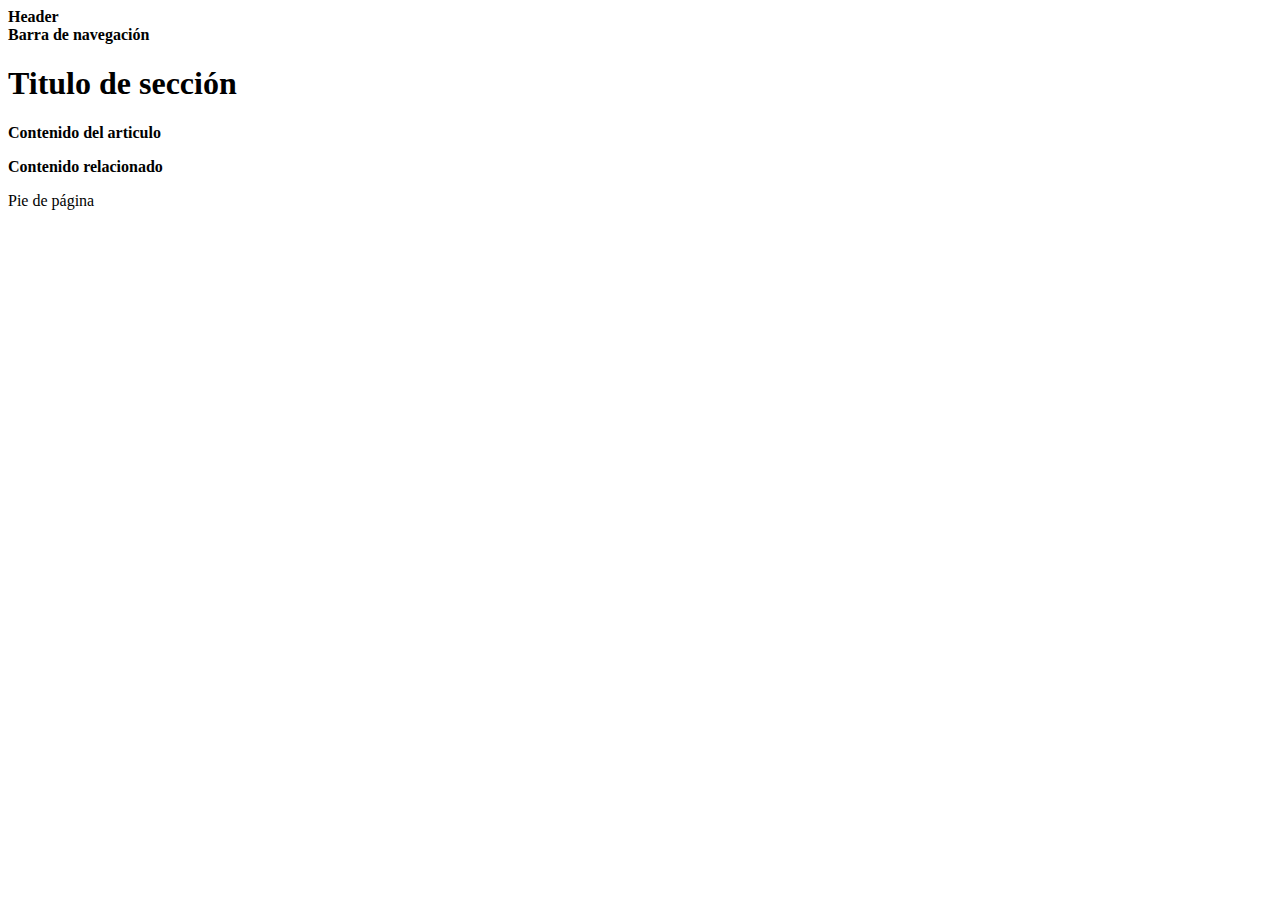
<file: ejercicio1-html/index.html>
<!DOCTYPE html>
<html lang="en">
<head>
    <meta charset="UTF-8">
    <meta name="viewport" content="width=device-width, initial-scale=1.0">
    <meta http-equiv="X-UA-Compatible" content="ie=edge">
    <title>Document</title>
</head>
<body>
    <div class="wrapper">
        <Header>
            <b>Header</b> 
        </Header>
        <nav>
            <b>Barra de navegación</b>
        </nav>

        <main>
            <section>
                <h1>Titulo de sección</h1>
                <article>
                        <b>Contenido del articulo</b>
                </article>
            </section>
            <aside>
                <p><strong>Contenido relacionado</strong></p>
            </aside>

        </main>

        <footer>
            Pie de página
        </footer>
    </div>
    
</body>
</html>
</file>
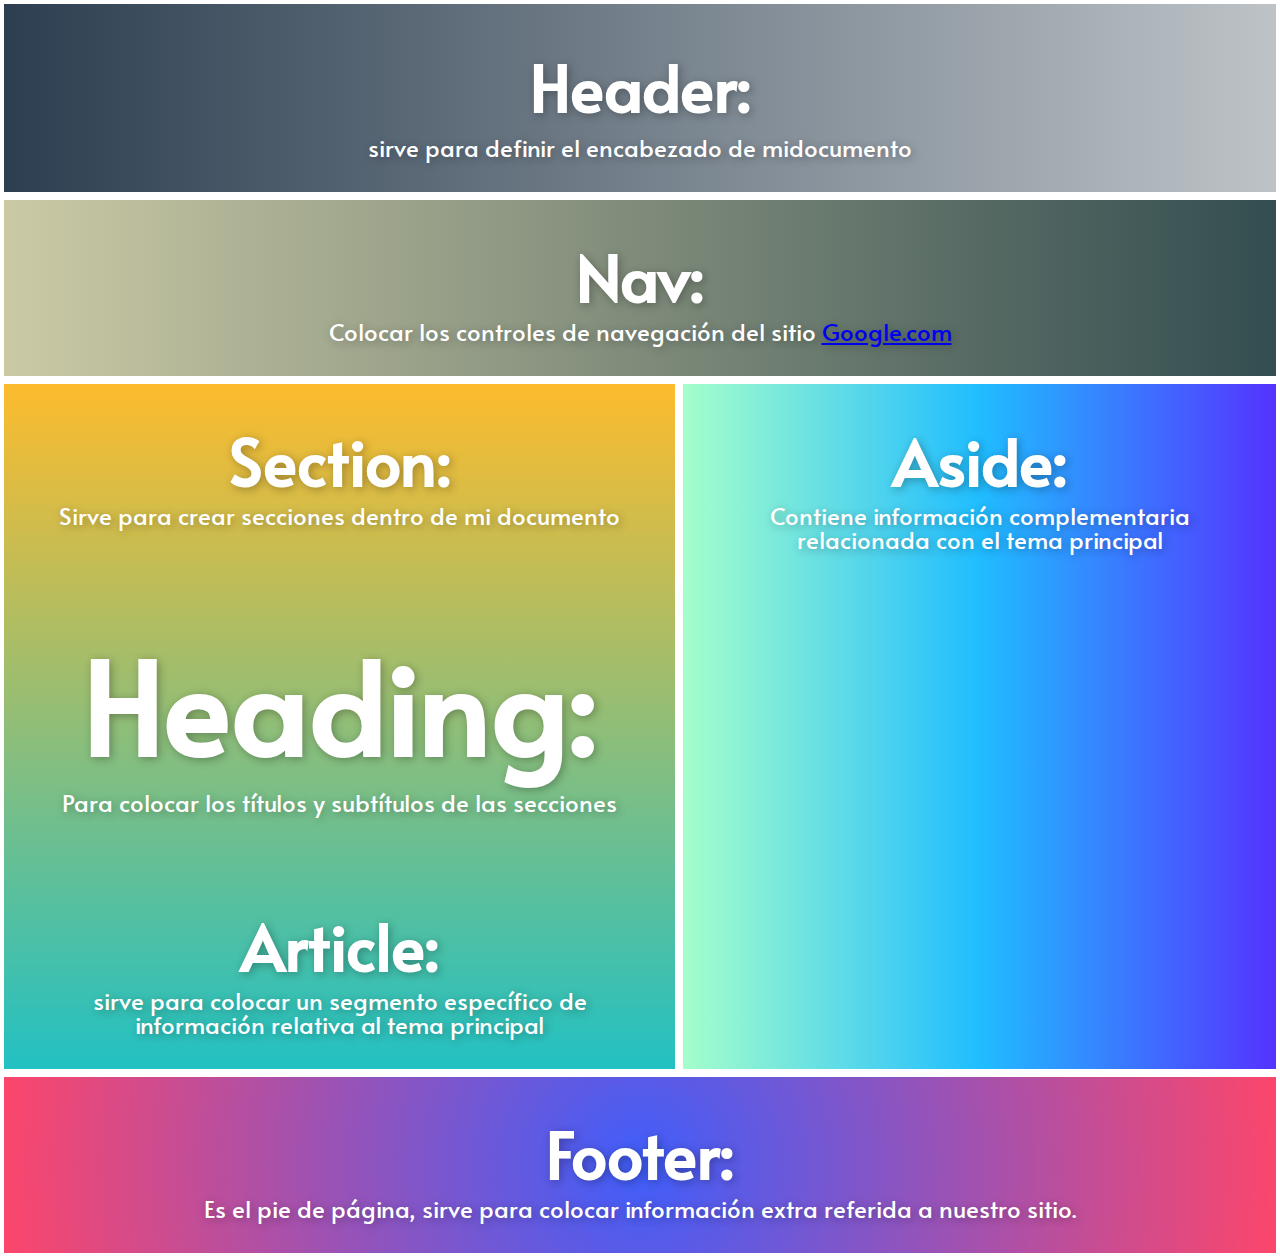
<file: ejercicio2-html-css/index.html>
<!DOCTYPE html>
<html lang="en">

<head>
    <meta charset="UTF-8">
    <meta name="viewport" content="width=device-width, initial-scale=1.0">
    <meta http-equiv="X-UA-Compatible" content="ie=edge">
    <title>HTML5 Tags</title>
    <link href="https://fonts.googleapis.com/css?family=Alata&display=swap" rel="stylesheet">
    <link rel="stylesheet" href="css/main.css">
</head>

<body>
    <header class="header">
        Header:
        <span class="explanation__text">sirve para definir el encabezado de midocumento</span>
    </header>
    <nav class="nav">Nav:
        <span class="explanation__text">Colocar los controles de navegación del sitio <a href="https://google.com">Google.com</a></span>
    </nav>
    <div class="wrapper">
        <section class="section">
            Section: <span class="explanation__text">Sirve para crear secciones dentro de mi documento</span>
            <h1>Heading: <span class="explanation__text">Para colocar los títulos y subtítulos de las secciones</span>
            </h1>
            <article>Article: <span class="explanation__text">sirve para colocar un segmento específico de información relativa al tema
                    principal</span>
            </article>
        </section>
        <aside class="aside">Aside: <span class="explanation__text">Contiene información complementaria relacionada con el tema principal</span>
        </aside>
    </div>
    <footer class="footer">
        Footer: 
        <span class="explanation__text">Es el pie de página, sirve para colocar información extra referida a nuestro sitio.</span>
    </footer>
</body>

</html>
</file>
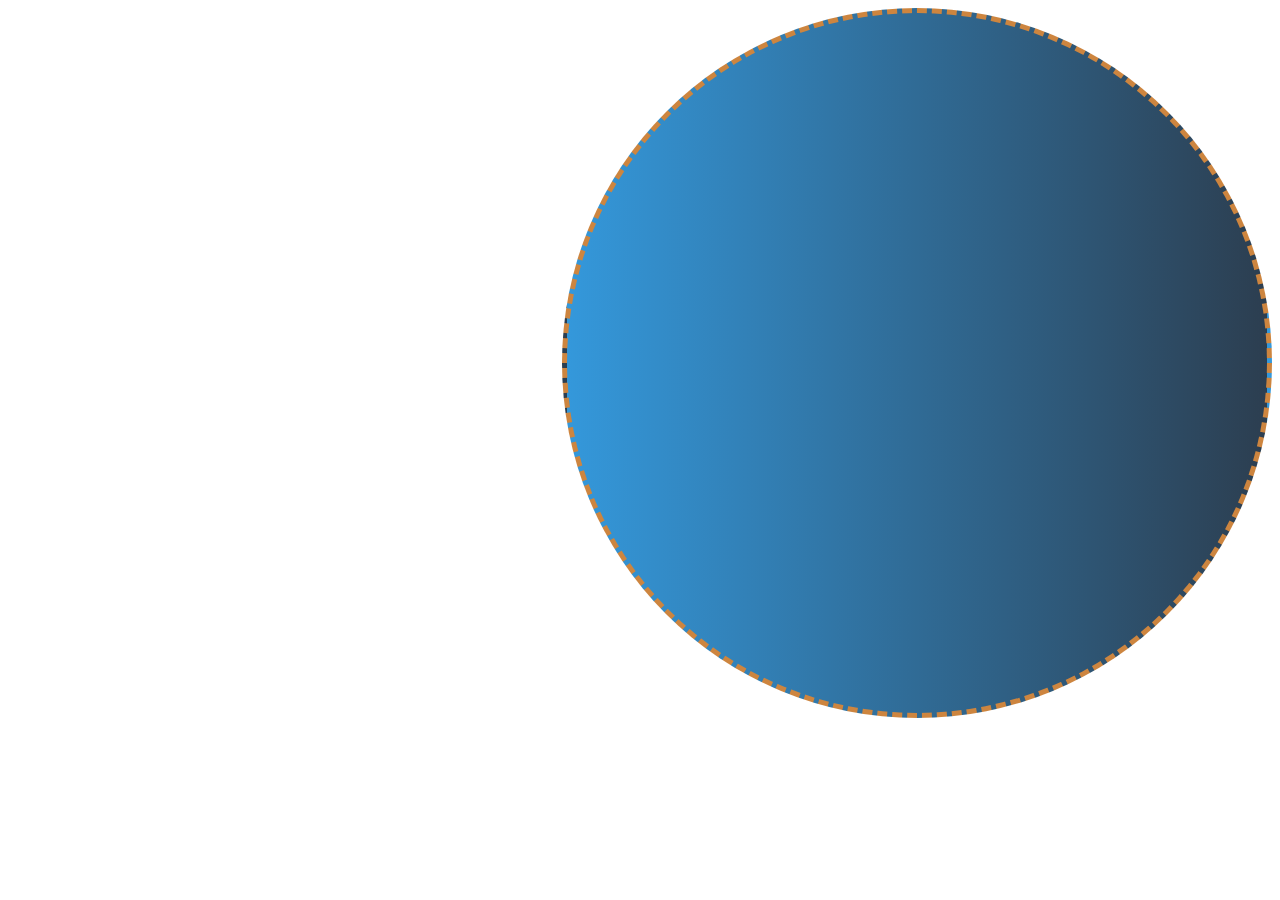
<file: ejercicio3-mediaqueries/index.html>
<!DOCTYPE html>
<html lang="es_MX">
<head>
    <meta charset="UTF-8">
    <meta name="viewport" content="width=device-width, initial-scale=1.0">
    <meta http-equiv="X-UA-Compatible" content="ie=edge">
    <title>Media queries</title>

    <link rel="stylesheet" href="css/main.css">
</head>
<body>
    
    <div class="square"></div>
    
</body>
</html>
</file>
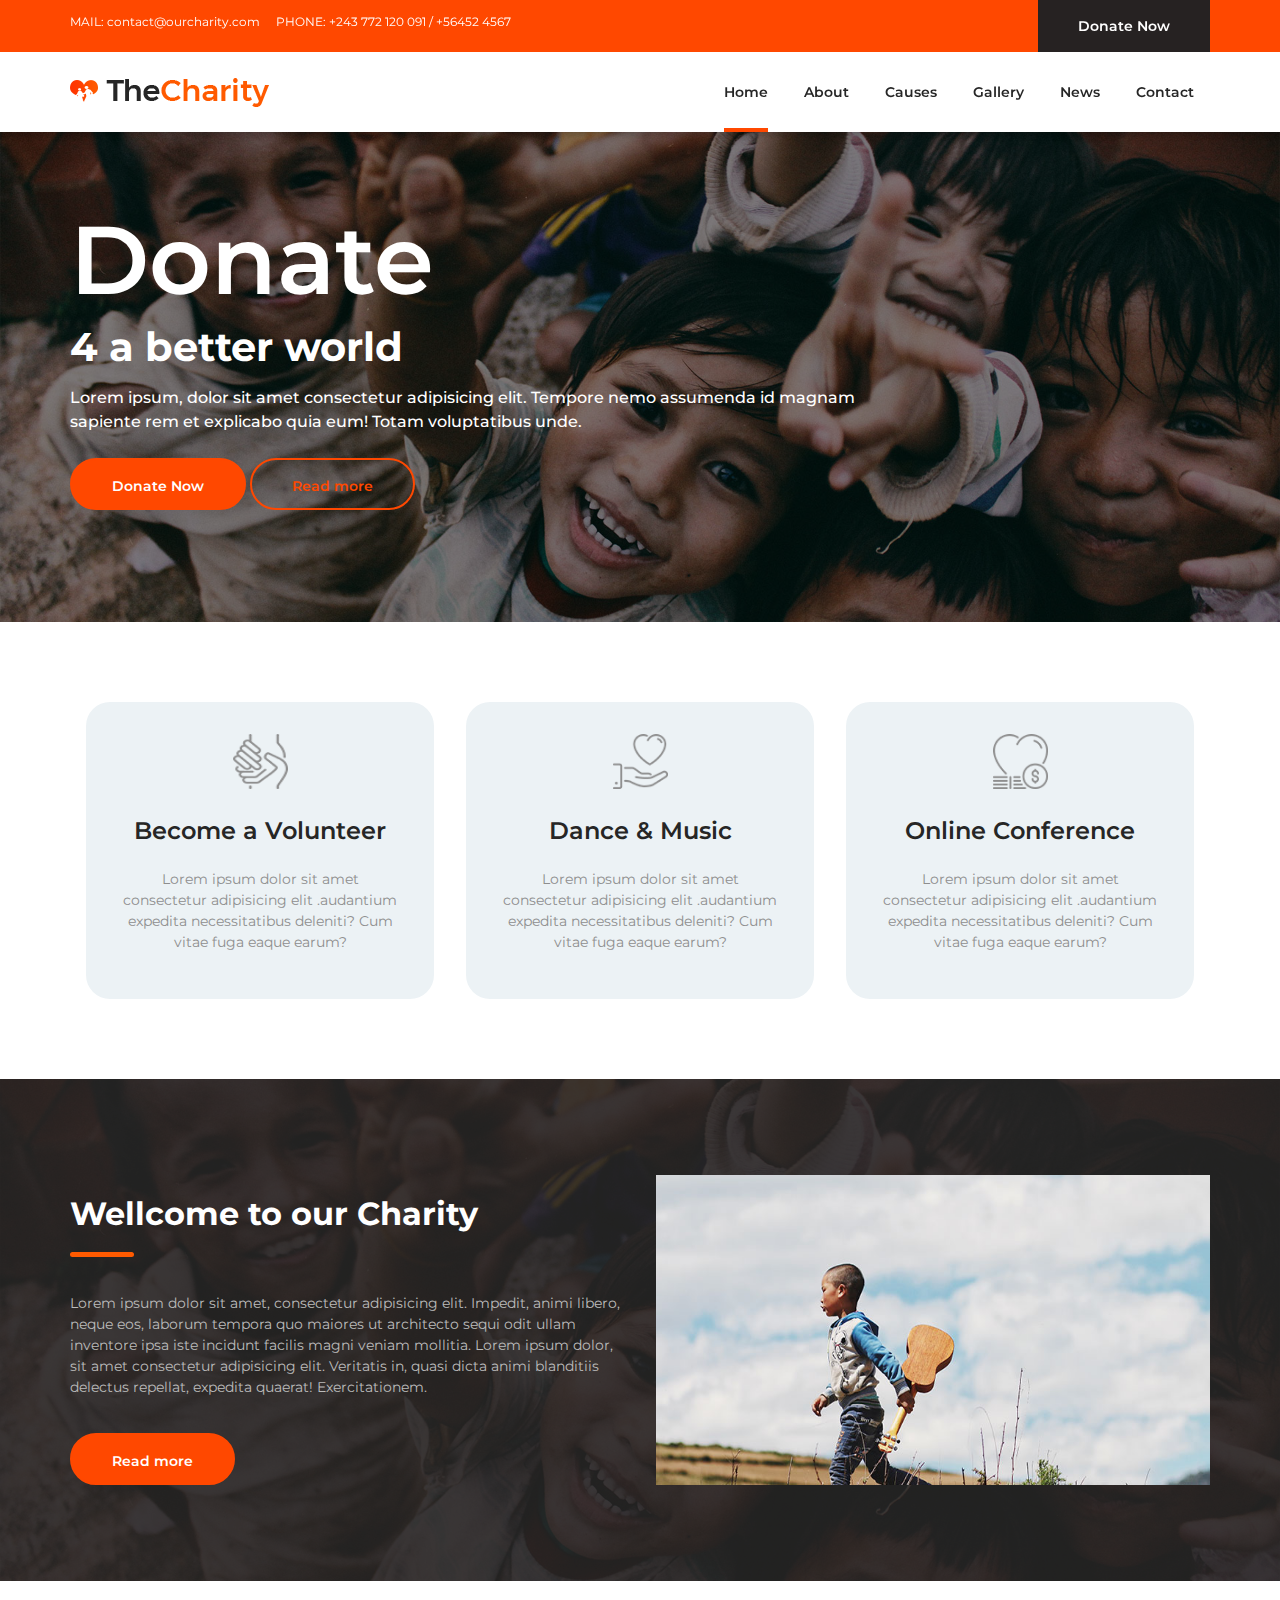
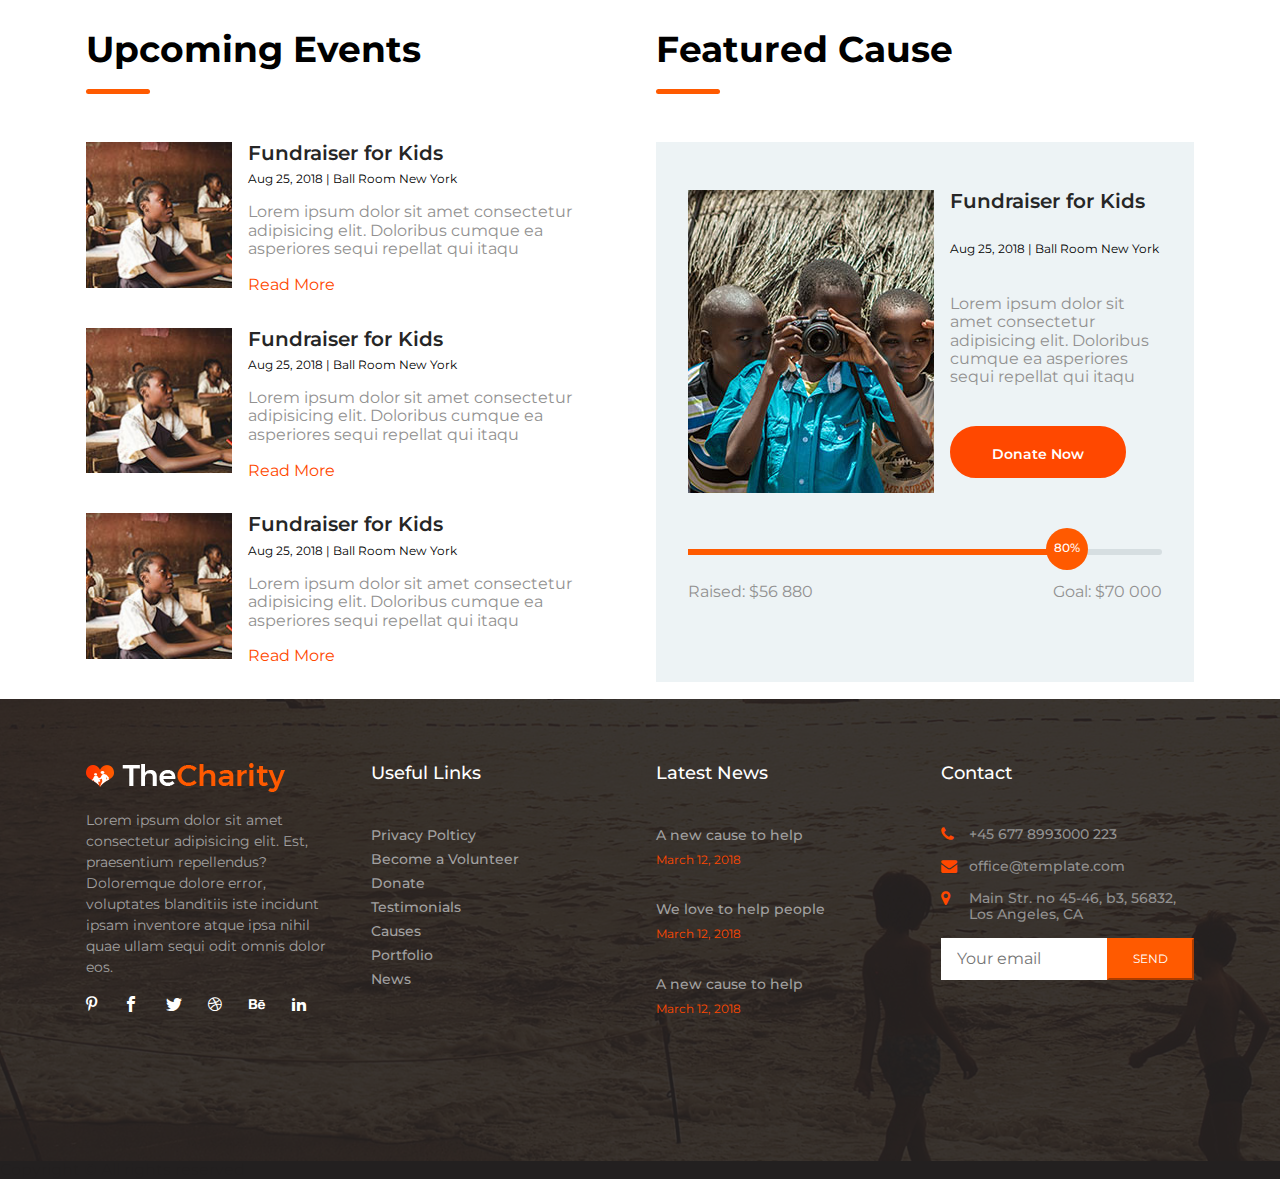
<file: ejercicio4-landing/index.html>
<!DOCTYPE html>
<html lang="en">

<head>
    <meta charset="UTF-8">
    <meta name="viewport" content="width=device-width, initial-scale=1.0">
    <meta http-equiv="X-UA-Compatible" content="ie=edge">
    <title>The Charity</title>

    <!-- styles -->
    <link href="https://fonts.googleapis.com/css?family=Montserrat:400,500,600,700&display=swap" rel="stylesheet">
    <link rel="stylesheet" href="assets/css/normalize.css">
    <link rel="stylesheet" href="assets/css/main.css">
</head>

<body>
    <header class="header">
        <div class="top__header">
            <div class="wrap__contact__header">
                <div class="inner__general">
                    <div class="contact__header">
                        <p class="header_text">MAIL:
                            <a href="mailto:contact@ourcharity.com">contact@ourcharity.com</a>
                        </p>
                        <p class="header_text">PHONE:
                            <a href="tel:243 772 120 091">+243 772 120 091 </a> /
                            <a href="tel:243 772 120 091">+56452 4567 </a>
                        </p>
                    </div>
                    <a href="#" class="btn btn__donate ">Donate Now</a>
                </div>

            </div>

            <div class="inner__general">
                <div class="wrap__header__menu">
                    <a href=""><img src="assets/img/logo.png" alt="Logo Charity" class="logo__header"></a>

                    <nav class="header__menu">
                        <ul>
                            <li class="current__item"><a href="">Home</a></li>
                            <li><a href="">About</a></li>
                            <li><a href="">Causes</a></li>
                            <li><a href="">Gallery</a></li>
                            <li><a href="">News</a></li>
                            <li><a href="">Contact</a></li>
                        </ul>
                    </nav>
                </div>
            </div>
        </div>
    </header>

    <section class="ctn__stage">
        <div class="inner__general">
            <h1 class="title__stage">Donate</h1>
            <h2 class="subtitle__stage">4 a better world</h2>
            <p class="description__stage">Lorem ipsum, dolor sit amet consectetur adipisicing elit. Tempore nemo
                assumenda
                id magnam sapiente rem et explicabo quia eum! Totam voluptatibus unde.</p>
            <a href="" class="btn filled-orange rounded">Donate Now</a>
            <a href="" class="btn outline-orange rounded">Read more</a>
        </div>
    </section>

    <section class="ctn__option__cards">
        <div class="inner__general">
            <ul class="list__cards">
                <li class="card">
                    <div class="inner__card">
                        <div class="icon__card">
                            <span class="icon__card hands gray__icon"></span>
                            <span class="icon__card hands white__icon"></span>
                        </div>
                        <h3 class="title__card">Become a Volunteer</h3>
                        <p class="description__card">Lorem ipsum dolor sit amet consectetur adipisicing elit .audantium
                            expedita necessitatibus deleniti? Cum vitae fuga eaque earum?</p>
                    </div>
                </li>
                <li class="card">
                    <div class="inner__card">
                        <div class="icon__card">
                            <span class="icon__card heart gray__icon"></span>
                            <span class="icon__card heart white__icon"></span>
                        </div>
                        <h3 class="title__card">Dance & Music</h3>
                        <p class="description__card">Lorem ipsum dolor sit amet consectetur adipisicing elit .audantium
                            expedita necessitatibus deleniti? Cum vitae fuga eaque earum?</p>

                    </div>
                </li>
                <li class="card">
                    <div class="inner__card">
                        <div class="icon__card">
                            <span class="icon__card cash gray__icon"></span>
                            <span class="icon__card cash white__icon"></span>
                        </div>
                        <h3 class="title__card">Online Conference</h3>
                        <p class="description__card">Lorem ipsum dolor sit amet consectetur adipisicing elit .audantium
                            expedita necessitatibus deleniti? Cum vitae fuga eaque earum?</p>
                    </div>
                </li>
            </ul>
        </div>
    </section>


    <section class="ctn__welcome">
        <div class="inner__general">
            <div class="card__article">
                <div class="left__card">
                    <h1 class="title__article">Wellcome to our Charity</h1>
                    <p class="description__article"> Lorem ipsum dolor sit amet, consectetur adipisicing elit. Impedit,
                        animi libero, neque eos, laborum tempora quo maiores ut architecto sequi odit ullam inventore
                        ipsa iste incidunt facilis magni veniam mollitia. Lorem ipsum dolor, sit amet consectetur
                        adipisicing elit. Veritatis in, quasi dicta animi blanditiis delectus repellat, expedita
                        quaerat! Exercitationem.</p>
                    <a href="" class="btn filled-orange rounded">Read more</a>
                </div>
                <div class="right__card">
                    <img src="assets/img/3.jpg" alt="Wellcome">

                </div>
            </div>
        </div>
    </section>

    <section class="ctn__news">
        <div class="inner__general">
            <div class="left__news">
                <h4 class="title__section">Upcoming Events</h4>
                <div class="list__articles">
                    <li class="list__article__item">
                        <img src="assets/img/event-1.jpg" alt="">
                        <div class="list__article__text">
                            <h5 class="list__article__title">Fundraiser for Kids</h5>
                            <strong class="list__article__date">Aug 25, 2018 | Ball Room New York</strong>
                            <p class="list__article__desc">Lorem ipsum dolor sit amet consectetur adipisicing elit.
                                Doloribus cumque ea asperiores sequi repellat qui itaqu</p>
                            <a href="" class="link__orange">Read More</a>
                        </div>
                    </li>
                    <li class="list__article__item">
                        <img src="assets/img/event-1.jpg" alt="">
                        <div class="list__article__text">
                            <h5 class="list__article__title">Fundraiser for Kids</h5>
                            <strong class="list__article__date">Aug 25, 2018 | Ball Room New York</strong>
                            <p class="list__article__desc">Lorem ipsum dolor sit amet consectetur adipisicing elit.
                                Doloribus cumque ea asperiores sequi repellat qui itaqu</p>
                            <a href="" class="link__orange">Read More</a>
                        </div>
                    </li>
                    <li class="list__article__item">
                        <img src="assets/img/event-1.jpg" alt="">
                        <div class="list__article__text">
                            <h5 class="list__article__title">Fundraiser for Kids</h5>
                            <strong class="list__article__date">Aug 25, 2018 | Ball Room New York</strong>
                            <p class="list__article__desc">Lorem ipsum dolor sit amet consectetur adipisicing elit.
                                Doloribus cumque ea asperiores sequi repellat qui itaqu</p>
                            <a href="" class="link__orange">Read More</a>
                        </div>
                    </li>
                </div>
            </div>
            <div class="right__news">
                <h4 class="title__section">Featured Cause</h4>
                <div class="wrap__events">
                    <div class="list__articles">
                        <li class="list__article__item">
                            <img src="assets/img/featured-causes.jpg" alt="">
                            <div class="list__article__text">
                                <h5 class="list__article__title">Fundraiser for Kids</h5>
                                <strong class="list__article__date">Aug 25, 2018 | Ball Room New York</strong>
                                <p class="list__article__desc">Lorem ipsum dolor sit amet consectetur adipisicing elit.
                                    Doloribus cumque ea asperiores sequi repellat qui itaqu</p>
                                <a href="" class="btn filled-orange rounded">Donate Now</a>
                            </div>

                        </li>
                        <div class="wrap__bar_percent">
                            <div class="riel">
                                <span class="bar"></span>
                                <span class="percent" style="width: 80%"></span>
                                <span class="tooltip" style="left: 80%">80%</span>
                            </div>
                            <div class="prices__bar">
                                <span>Raised: $56 880</span>
                                <span>Goal: $70 000</span>
                            </div>
                        </div>

                    </div>
                </div>
            </div>
        </div>
    </section>


    <!-- footer -->

    <div class="footer">
        <div class="inner__general">
            <div class="inner__footer">
                <div class="column__footer">
                    <img src="assets/img/foot-logo.png" alt="logo footer" class="logo__footer">
                    <p class="color__gray">Lorem ipsum dolor sit amet consectetur adipisicing elit. Est, praesentium
                        repellendus? Doloremque
                        dolore error, voluptates blanditiis iste incidunt ipsam inventore atque ipsa nihil quae ullam
                        sequi odit omnis dolor eos.</p>
                    <ul class="list__social">
                        <li><a href=""> <span class="icon-pinterest-p"></span></a></li>
                        <li><a href=""> <span class="icon-facebook"></span></a></li>
                        <li><a href=""> <span class="icon-twitter"></span></a></li>
                        <li><a href=""> <span class="icon-dribbble"></span></a></li>
                        <li><a href=""> <span class="icon-behance"></span></a></li>
                        <li><a href=""> <span class="icon-linkedin2"></span></a></li>
                    </ul>
                </div>
                <div class="column__footer">
                    <h6 class="tit__footerSecition">Useful Links</h6>
                    <ul class="list__footer">
                        <li><a href="">Privacy Polticy</a></li>
                        <li><a href="">Become a Volunteer</a></li>
                        <li><a href="">Donate</a></li>
                        <li><a href="">Testimonials</a></li>
                        <li><a href="">Causes</a></li>
                        <li><a href="">Portfolio</a></li>
                        <li><a href="">News</a></li>
                    </ul>
                </div>
                <div class="column__footer">
                    <h6 class="tit__footerSecition">Latest News</h6>
                    <ul class="list__footer news">
                        <li>
                            <a href="">A new cause to help</a>
                            <span class="color__orange">March 12, 2018</span>
                        </li>
                        <li>
                            <a href="">We love to help people</a>
                            <span class="color__orange">March 12, 2018</span>
                        </li>
                        <li>
                            <a href="">A new cause to help</a>
                            <span class="color__orange">March 12, 2018</span>
                        </li>
                    </ul>
                </div>
                <div class="column__footer">
                    <h6 class="tit__footerSecition">Contact</h6>
                    <ul class="contact__list__footer">
                        <li>
                            <span class="icon-phone"></span>
                            <a href="tel:45 677 8993000 223" class="color__gray">+45 677 8993000 223</a>
                        </li>
                        <li>
                            <span class="icon-envelope"></span>
                            <a href="mailto:office@template.com" class="color__gray">office@template.com</a>
                        </li>
                        <li>
                            <span class="icon-map-marker"></span>
                            <a href="#" class="color__gray">Main Str. no 45-46, b3, 56832, Los Angeles, CA</a>
                        </li>
                    </ul>
                    <div class="form__newsletter">
                        <form action="">
                            <input type="email" placeholder="Your email">
                            <input type="submit" value="send">
                        </form>
                    </div>
                </div>
            </div>
        </div>
        <div class="footer__copy">
            <span>Copyright © All rights reserved </span>
        </div>
    </div>








</body>

</html>
</file>
<file: ejercicio2-html-css/css/main.css>
/* selector universal */
* {
    font-family: 'Alata', sans-serif;
    box-sizing: border-box;
}

body {
    margin: 0;
}

/* HTML5 Layout */
.header,
.nav,
.section,
.aside,
.footer {
    border: 4px solid #fff;
    font-size: 4rem;
    text-align: center;
    align-items: center;
    min-height: 10rem;
    font-weight: 700;
    color: #fff;
    text-shadow: 2px 2px 10px rgba(0, 0, 0, .3);
    padding: 2rem;
}


.explanation__text {
    font-size: 1.5rem;
    font-style: normal;
    font-weight: 400;
    color: #fff;
    display: block;
    text-shadow: 2px 2px 10px rgba(0, 0, 0, .3);
    line-height: 1em;
    width: 100%;
}

.header {
    display: inline-block;
    width: 100%;
    line-height: 100px;
    background: #bdc3c7;  /* fallback for old browsers */
    background: -webkit-linear-gradient(to right, #2c3e50, #bdc3c7);  /* Chrome 10-25, Safari 5.1-6 */
    background: linear-gradient(to right, #2c3e50, #bdc3c7); /* W3C, IE 10+/ Edge, Firefox 16+, Chrome 26+, Opera 12+, Safari 7+ */
}

.wrapper {
    display: flex;
    justify-content: center;

}

.wrapper .section {
    display: flex;
    flex-direction: column;
    background: rgb(34, 193, 195);
    background: linear-gradient(0deg, rgba(34, 193, 195, 1) 0%, rgba(253, 187, 45, 1) 100%);
}

.footer {
    background: rgb(63, 94, 251);
    background: radial-gradient(circle, rgba(63, 94, 251, 1) 0%, rgba(252, 70, 107, 1) 100%);
}

.aside {
    background: #5433FF;
    /* fallback for old browsers */
    background: -webkit-linear-gradient(to right, #A5FECB, #20BDFF, #5433FF);
    /* Chrome 10-25, Safari 5.1-6 */
    background: linear-gradient(to right, #A5FECB, #20BDFF, #5433FF);
    /* W3C, IE 10+/ Edge, Firefox 16+, Chrome 26+, Opera 12+, Safari 7+ */

}

.nav {
    background: #334d50;
    /* fallback for old browsers */
    background: -webkit-linear-gradient(to right, #cbcaa5, #334d50);
    /* Chrome 10-25, Safari 5.1-6 */
    background: linear-gradient(to right, #cbcaa5, #334d50);
    /* W3C, IE 10+/ Edge, Firefox 16+, Chrome 26+, Opera 12+, Safari 7+ */

}
</file>
<file: ejercicio3-mediaqueries/css/main.css>
.square {
    width: 200px;
    height: 200px;
    border: 1px solid red;
    border-radius: 50%;
    transition: all linear .5s;
}

@media screen and (min-width:768px) {
    .square {
        border-radius: 25%;
        width: 300px;
        height: 300px;
        border-left: 3px dotted red;
        border-right: 3px dotted red;

        border-top: 3px dotted black;
        border-bottom: 3px dotted black;
        background-color: gray;
        margin-left: auto;
        margin-right: auto;
    }
}

@media screen and (min-width:1024px) {
    .square {
        border-radius: 50%;
        width: 700px;
        height: 700px;
        border: 5px dashed peru;
        margin-right: 0;

        background: #2c3e50;
        background: -webkit-linear-gradient(to right, #3498db, #2c3e50);
        background: linear-gradient(to right, #3498db, #2c3e50);
    }
}
</file>
<file: ejercicio4-landing/assets/css/main.css>
/* @font-face {
    font-family: 'FontAwesome';
    src: url('../fonts/fontawesome-webfont.eot?v=4.7.0');
    src: url('../fonts/fontawesome-webfont.eot?#iefix&v=4.7.0') format('embedded-opentype'), url('../fonts/fontawesome-webfont.woff2?v=4.7.0') format('woff2'), url('../fonts/fontawesome-webfont.woff?v=4.7.0') format('woff'), url('../fonts/fontawesome-webfont.ttf?v=4.7.0') format('truetype'), url('../fonts/fontawesome-webfont.svg?v=4.7.0#fontawesomeregular') format('svg');
    font-weight: normal;
    font-style: normal;
} */

/* icomoon font face icons */
@font-face {
    font-family: 'icomoon';
    src:  url('../fonts/icomoon/icomoon.eot?yo5s1n');
    src:  url('../fonts/icomoon/icomoon.eot?yo5s1n#iefix') format('embedded-opentype'),
      url('../fonts/icomoon/icomoon.ttf?yo5s1n') format('truetype'),
      url('../fonts/icomoon/icomoon.woff?yo5s1n') format('woff'),
      url('../fonts/icomoon/icomoon.svg?yo5s1n#icomoon') format('svg');
    font-weight: normal;
    font-style: normal;
    font-display: block;
  }
  
  [class^="icon-"], [class*=" icon-"] {
    /* use !important to prevent issues with browser extensions that change fonts */
    font-family: 'icomoon' !important;
    speak: none;
    font-style: normal;
    font-weight: normal;
    font-variant: normal;
    text-transform: none;
    line-height: 1;
  
    /* Better Font Rendering =========== */
    -webkit-font-smoothing: antialiased;
    -moz-osx-font-smoothing: grayscale;
  }
  
  .icon-map-marker:before {
    content: "\e900";
  }
  .icon-envelope:before {
    content: "\e901";
  }
  .icon-phone:before {
    content: "\e902";
  }
  .icon-dribbble:before {
    content: "\e903";
  }
  .icon-pinterest-p:before {
    content: "\e904";
  }
  .icon-facebook:before {
    content: "\ea90";
  }
  .icon-twitter:before {
    content: "\ea96";
  }
  .icon-behance:before {
    content: "\eaa8";
  }
  .icon-linkedin2:before {
    content: "\eaca";
  }

/* base styles */

body {
    font-family: 'Montserrat', sans-serif;
    margin: 0;
}

* {
    box-sizing: border-box;
}

.btn {
    display: inline-block;
    padding: 0 40px;
    font-size: 14px;
    font-weight: 500;
    line-height: 3.25rem;
    height: 3.25rem;
    color: #fff;
    text-decoration: none;
    font-weight: 600;
    transition: all linear .25s;
}

.btn.filled-orange {
    background-color: #ff4800;
    border: 2px solid #ff4800;
}

.btn.outline-orange {
    background-color: transparent;
    border: 2px solid #ff4800;
    color: #ff4800;
}
.btn.outline-orange:hover{
    background-color: #ff4800;
    color: #fff;
}

.btn.rounded {
    border-radius: 2rem;
}

.link__orange {
    color: #ff4800;
    text-decoration: none;
}
.color__orange{
    color: #ff4800;
}
.color__gray{
    color: #929191;
}

img {
    max-width: 100%;
}


/* Generals */
.header {
    position: fixed;
    top: 0;
    left: 0;
    right: 0;
    z-index: 20;
}

.contact__header {
    display: none;
    width: 100%;
}

.contact__header .header_text {
    margin-top: 0;
    padding-top: 1rem;
    padding-bottom: 1rem;
    font-size: .745em;
    line-height: 1em;
    color: #fff;
    display: inline-block;
    margin-bottom: 0;
}

.contact__header .header_text:first-of-type {
    margin-right: 1em;
}

.contact__header .header_text a {
    color: #fff;
    text-decoration: none;
}


.inner__general {
    margin-left: auto;
    margin-right: auto;
    max-width: 1140px;
}

.top__header {
    background: #fff;
    color: #fff;
    box-shadow: 0 3px 6px rgba(0, 0, 0, .2);
}

.top__header .wrap__contact__header .inner__general:first-of-type {
    width: 100%;
    display: flex;
    justify-content: center;
}

.top__header .wrap__contact__header {

    background-color: #ff4800;
}

.btn__donate {
    text-decoration: #fff;
    background: #262222;
    white-space: nowrap;
}

.top__header .wrap__header__menu {
    display: flex;
    justify-content: space-between;
    padding-top: 1rem;
    padding-bottom: 1rem;
    padding-left: 1rem;
    padding-right: 1rem;
}


.header .logo__header {
    display: inline-block;
    font-size: 0;
    vertical-align: top;
}

.header__menu {
    display: none;
}

.ctn__stage {
    margin-top: 113px;
    min-height: 400px;
    padding-top: 6rem;
    padding-bottom: 6rem;
    background-image: url('../img/hero.jpg');
    background-repeat: no-repeat;
    background-position: center center;
    background-size: cover;
    position: relative;
    color: #fff;
    padding-left: 1rem;
    padding-right: 1rem;
}

.ctn__stage::after {
    content: "";
    position: absolute;
    right: 0;
    top: 0;
    bottom: 0;
    left: 0;
    background-color: rgba(0, 0, 0, 0.5);
    z-index: 1;
}

.ctn__stage .inner__general {
    position: relative;
    z-index: 4;
}

.ctn__stage .title__stage {
    font-size: 3rem;
    font-weight: 600;
    line-height: 1em;
    margin-top: 0;
    margin-bottom: 0;
}

.ctn__stage .subtitle__stage {
    font-size: 2rem;
}

.ctn__stage .description__stage {
    line-height: 1.5em;
    font-weight: 500;
}
.ctn__stage .inner__general .btn{
    margin-bottom: 1rem;
}

.ctn__option__cards {
    padding-top: 2rem;
    padding-bottom: 2rem;
}

/* cards */

.list__cards {
    display: flex;
    list-style: none;
    flex-direction: column;
    padding-left: 0;
}

.list__cards .card {
    padding: 0 1rem;
    text-align: center;
    margin-bottom: 2rem;
}

.list__cards .inner__card {
    background-color: #fff;
    border-radius: 1.5rem;
    background-color: #ecf2f5;
    padding: 2rem;
}

.list__cards .icon__card:nth-of-type(2) {
    display: none;
}

.icon__card {
    height: 55px;
    width: 55px;
    display: inline-block;
    background-repeat: no-repeat;
    background-position: center center;
    background-size: 55px 55px;
}

.icon__card.hands.gray__icon {
    background-image: url('../img/hands-gray.png');
}

.icon__card.heart.gray__icon {
    background-image: url('../img/donation-gray.png');
}

.icon__card.cash.gray__icon {
    background-image: url('../img/charity-gray.png');
}


.list__cards .card .title__card {
    color: #262625;
    font-size: 1.5rem;
    font-weight: 600;
}

.list__cards .card .description__card {
    font-size: .875rem;
    color: #8e8e8e;
    font-weight: 400;
    line-height: 1.5em;
}

.ctn__welcome {
    min-height: 400px;
    padding-top: 3rem;
    padding-bottom: 3rem;
    background-image: url('../img/hero.jpg');
    background-repeat: no-repeat;
    background-position: center center;
    background-size: cover;
    position: relative;
    color: #fff;
    padding-left: 1rem;
    padding-right: 1rem;
    display: inline-block;
    width: 100%;
    vertical-align: top;
}

.ctn__welcome:after {
    content: "";
    position: absolute;
    left: 0;
    right: 0;
    top: 0;
    bottom: 0;
    background-color: #262222;
    z-index: 1;
    opacity: .9;
}

.ctn__welcome .inner__general {
    position: relative;
    z-index: 2;
}

/* card article */
.card__article {
    display: flex;
    flex-direction: column-reverse;
}

.card__article .left__card,
.card__article .right__card {
    display: flex;
    padding-left: 1rem;
    padding-right: 1rem;
}

.card__article .left__card {
    flex-direction: column;
    flex-flow: wrap;
}

.card__article .title__article {
    position: relative;
    padding-bottom: 1.5rem;
    font-size: 2rem;
}

.card__article .title__article:after {
    content: '';
    border-radius: 3px;
    position: absolute;
    bottom: 0;
    left: 0;
    width: 4rem;
    height: 5px;
    background-color: #ff5a00;
}

.card__article .description__article {
    line-height: 1.5em;
    font-size: .875em;
    color: #bcbcbc;
    margin-bottom: 2.5em;
}

.title__section {
    position: relative;
    padding-bottom: 1.5rem;
    font-size: 2.25rem;
}

.title__section:after {
    content: '';
    border-radius: 3px;
    position: absolute;
    bottom: 0;
    left: 0;
    width: 4rem;
    height: 5px;
    background-color: #ff5a00;
}


/* Component list articles */
.list__articles {
    display: inline-block;
    width: 100%;
    list-style: none;
}

.list__articles .list__article__item {
    display: flex;
    margin-bottom: 2rem;
    flex-direction: column;
}
.list__articles .list__article__item img{
    display: block;
    width: 100%;
    margin-bottom: .5em;
}

.list__articles .list__article__text {
    display: flex;
    flex-direction: column;
    flex-flow: wrap;
}

.list__articles .list__article__title {
    margin-top: 0;
    font-size: 1.25em;
    font-weight: 600;
    color: #262626;
    margin-bottom: 0;
    display: inline-block;
    width: 100%;
}

.list__articles .list__article__desc {
    color: #929191
}

.list__articles .list__article__date {
    font-size: .75em;
    font-weight: 400;
    margin-top: 0.5em;
}

.ctn__news {
    display: inline-block;
    width: 100%;
}

.ctn__news .inner__general {
    display: flex;
    flex-direction: column;
}

.ctn__news .left__news,
.ctn__news .right__news {
    width: 100%;
    padding-right: 1rem;
    padding-left: 1rem;
}

.wrap__events {
    display: inline-block;
    width: 100%;
    background-color: #edf3f5;
    padding: 1rem 1rem;
}

/* component bar  */
.wrap__bar_percent {
    width: 100%;
    padding-top: 1rem;
    padding-bottom: 1rem;
}

.wrap__bar_percent .riel {
    display: inline-block;
    width: 100%;
    position: relative;
}

.wrap__bar_percent .riel .bar {
    display: inline-block;
    width: 100%;
    border-radius: 3px;
    height: 6px;
    position: relative;
    background-color: #d6dee1;
    vertical-align: top;
}

.wrap__bar_percent .riel .percent {
    display: inline-block;
    position: absolute;
    left: 0;
    top: 0;
    height: 6px;
    background-color: #ff5a00;
}

.wrap__bar_percent .riel .tooltip {

    position: absolute;
    z-index: 2;
    width: 42px;
    height: 42px;
    padding-top: 14px;
    margin-top: -21px;
    margin-left: -21px;
    border-radius: 50%;
    font-size: .75em;
    font-weight: 500;
    line-height: 1;
    text-align: center;
    background: #ff5a00;
    color: #fff;
}

.prices__bar {
    display: flex;
    padding-top: 1rem;
    padding-bottom: 1rem;
    justify-content: space-between;
    color: #929191;
    font-size: .75em;
}

.footer{
    display: inline-block;
    width: 100%;
    vertical-align: top;
    position: relative;
    background-image: url('../img/foot-bg.jpg');
    background-repeat: no-repeat;
    background-position: center center;
    background-size: cover;
}
.footer:after{
    content: "";
    position: absolute;
    left: 0;
    right: 0;
    top: 0;
    bottom: 0;
    background-color: #262222;
    z-index: 1;
    opacity: .9;
}
.footer .inner__footer{
    padding-top: 4rem;
    padding-bottom: 4rem;
    color: #fff;
    position: relative;
    z-index: 2;
}
.footer .inner__footer a{
    text-decoration: none;
    font-weight: 500;
}
.footer .inner__footer{
    display: flex;
    flex-direction: column;
}
.footer .column__footer{
    width: 100%;
    padding-left: 1rem;
    padding-right: 1rem;
    margin-bottom: 3rem;
}
.footer .column__footer:last-of-type{
    margin-bottom: 0;
}
.footer .tit__footerSecition{
    font-size: 1.125em;
    font-weight: 500;
    margin-top: 0;
}
.footer .column__footer p{
    font-size: .875em;
    color: #a2a1a1;
    line-height: 1.5em;
}
.footer .column__footer ul{
    padding-left: 0;
    list-style: none;
    margin-bottom: 0;
}
.footer .column__footer .list__footer.news li{
    margin-bottom: 2em;
}
.footer .column__footer .list__footer a{
    font-size: .875em;
    color: #a2a1a1;
    font-weight: 500;
    width: 100%;
    display: inline-block;
    margin-bottom: 0.5em;
    transition: all linear .25s;
}
.footer .column__footer .list__footer a:hover{
    color: #ff4800;
}

.footer .column__footer .list__footer li span{
    font-size: .75em;
}
.footer .contact__list__footer {
    display: flex;
    flex-direction: column;
}
.footer .contact__list__footer li{
    display: flex;
    margin-bottom: 1rem;
}
.footer .contact__list__footer a{
    font-size: .875em;
    font-weight: 500;
}

.footer .contact__list__footer span{
    color: #ff4800;
    margin-right: .5em;
    min-width: 20px;
    display: inline-block;
}
.form__newsletter{
    display: inline-block;
    width: 100%;
}
.form__newsletter form{
    display: flex;
}
.form__newsletter input[type="email"]{
    line-height: 2.5rem;
    background-color: #fff;
    border: none;
    padding-left: 1rem;
    padding-right: 1rem;
    display: inline-block;
    width: 100%;
}
.form__newsletter input[type="submit"]{
    background-color: #ff5a00;
    border-color: #ff5a00;
    color: #fff;
    font-weight: 400;
    text-transform: uppercase;
    font-size: .75em;
    padding-left: 2em;
    padding-right: 2em;
}
.list__social{
    display: flex;
}
.list__social a{
    color: #fff;
    text-decoration: none;
    margin-right: .5em;
}
.list__social a span{
    font-size: 1rem;
    display: inline-block; 
    vertical-align: middle;
}
.footer__copy{
    display: flex;
    width: 100%;
    background-color: #131212;
}
.footer__copy span{
    font-size: 1rem;
}

@media screen and (min-width: 768px) {
    .contact__header {
        display: inline-block;
    }

    .top__header .inner__general:first-of-type {
        display: flex;
        justify-content: space-evenly;
    }


    .top__header .wrap__header__menu {
        padding-top: 0;
        padding-bottom: 0;
        line-height: 5rem;
    }

    .header__menu {
        display: inline-block;
    }

    .header__menu ul {
        margin: 0;
        padding: 0;
        list-style: none;
    }

    .header__menu li {
        display: inline-block;
    }

    .header__menu li a {
        font-size: .875rem;
        font-weight: 600;
        line-height: 1;
        color: #262626;
        text-decoration: none;
        transition: color .35s;
        padding-left: 1rem;
        padding-right: 1rem;
        line-height: 5rem;
        display: inline-block;
        position: relative;
    }
    .header__menu li.current__item a:after{
        content: "";
        position: absolute;
        left: 0;
        bottom: 0;
        right: 0;
        height: 4px;
        width: calc(100% - 32px);
        background-color: #ff4800;
        margin-left: auto;
        margin-right: auto;
    }
    .header .logo__header{
        line-height: 5rem;
        vertical-align: middle;
    }


    .ctn__stage .title__stage {
        font-size: 6rem;
    }

    .ctn__stage .subtitle__stage {
        font-size: 2.5rem;
        margin-top: 1rem;
        margin-bottom: 1rem;
    }

    .ctn__stage .description__stage {
        font-size: 1rem;
        margin-bottom: 1.5rem;
    }

    .ctn__stage .title__stage,
    .ctn__stage .subtitle__stage,
    .ctn__stage .description__stage {
        max-width: 70%;
    }

    .ctn__stage {
        margin-top: 116px;
    }

    .ctn__option__cards {
        padding-top: 4rem;
        padding-bottom: 4rem;
    }

    .ctn__option__cards .list__cards {
        flex-direction: row;
    }

    .ctn__option__cards .list__cards .card {
        min-width: 33.333333%;
    }

    .card__article {
        flex-direction: inherit;
    }

    .card__article .left__card,
    .card__article .right__card {
        min-width: 50%;
        width: 50%;
    }

    .card__article .left__card {
        padding-left: 0;
    }

    .card__article .right__card {
        padding-right: 0;
    }

    .ctn__welcome {
        padding-top: 6rem;
        padding-bottom: 6rem;
    }

    .list__cards .card {
        margin-bottom: 0;
    }

    .top__header .wrap__contact__header {
        padding-left: 1rem;
        padding-right: 1rem;
    }

    .ctn__news .inner__general {
        flex-direction: row;
    }

    .list__articles .list__article__item {
        flex-direction: inherit;
    }

    .ctn__news .left__news,
    .ctn__news .right__news {
        width: 50%;
    }

    .list__articles .list__article__text {
        padding-left: 1rem;
        padding-left: 1rem;
        display: flex;
        flex-direction: column;
        flex-flow: wrap;
    }

    .footer .inner__footer{
        flex-direction: inherit;
    }
    .list__social a{
        margin-right: 1.2em;
    }
    .footer .column__footer{
        width: 25%;
    }
    .wrap__events{
        padding: 3rem 2rem;
    }
    .prices__bar{
        font-size: 1rem;
    }
}


@media screen and (min-width: 1024px) {
    .list__social a{
        margin-right: 1.65em;
    }
}
@media screen and (min-width: 1200px) {
    .top__header .wrap__header__menu {
        padding-left: 0;
        padding-right: 0;
    }
    


}
</file>
